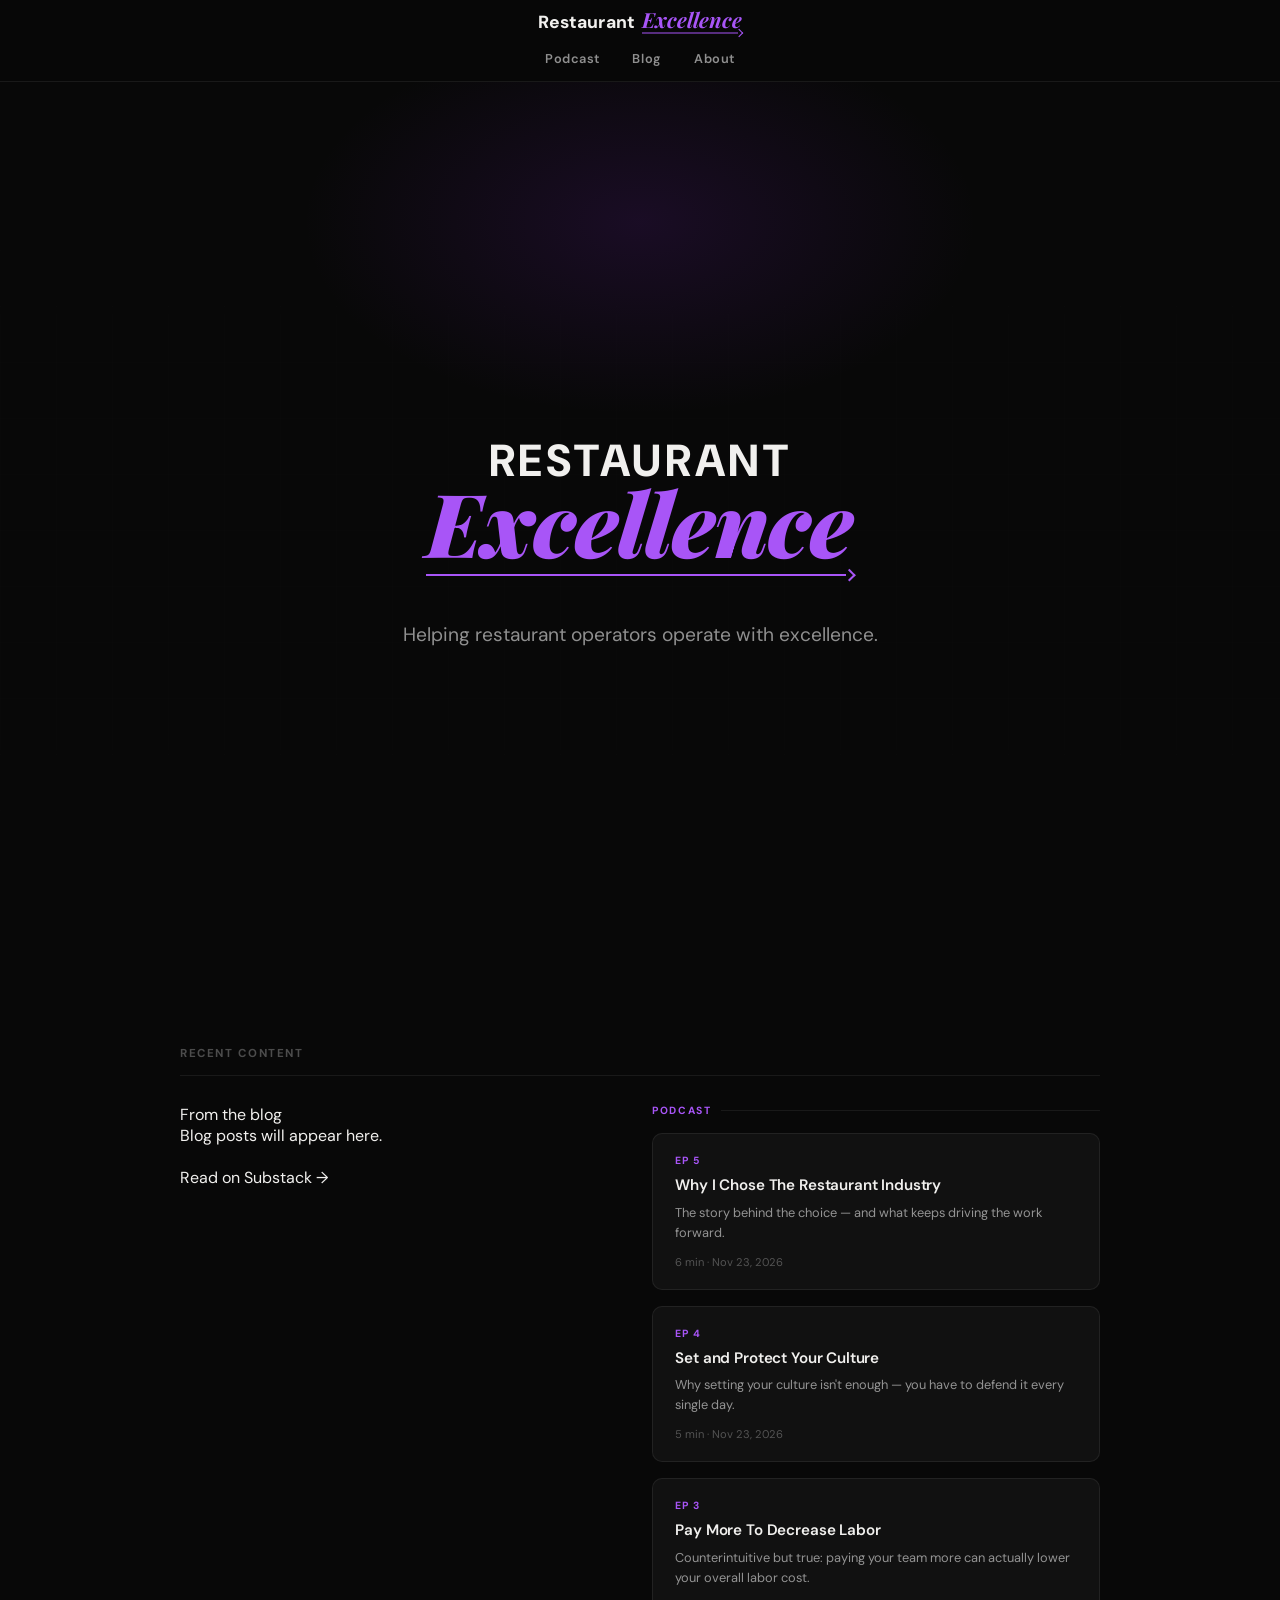
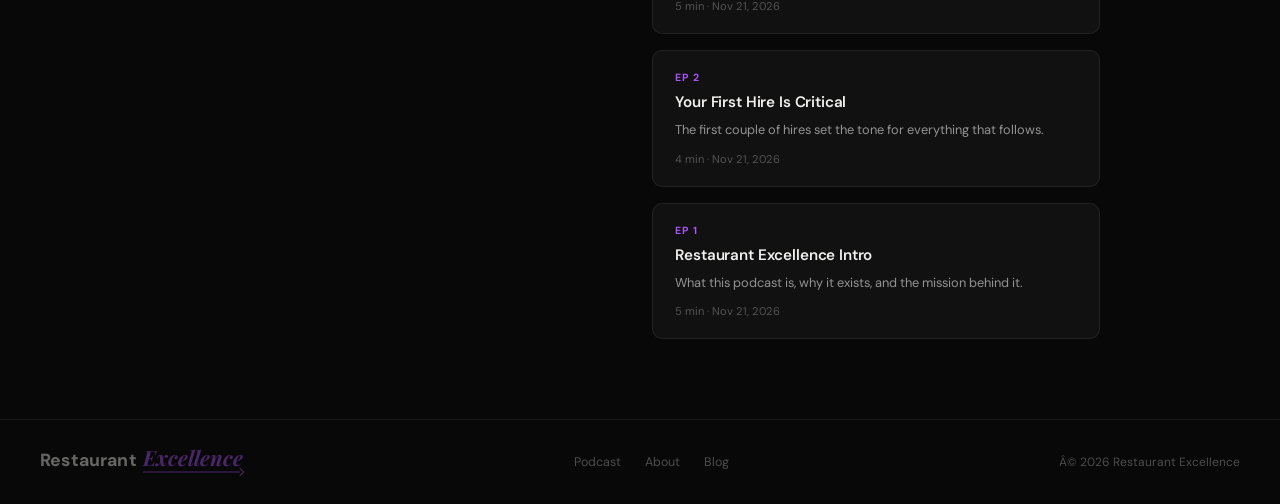
<file: index.html>
﻿<!DOCTYPE html>
<html lang="en">
<head>
  <meta charset="UTF-8" />
  <meta name="viewport" content="width=device-width, initial-scale=1.0" />
  <title>Restaurant Excellence</title>
  <meta name="description" content="Helping restaurant operators operate with excellence.">
  <link rel="icon" type="image/svg+xml" href="favicon.svg">
  <link rel="preconnect" href="https://fonts.googleapis.com">
  <link rel="preconnect" href="https://fonts.gstatic.com" crossorigin>
  <link href="https://fonts.googleapis.com/css2?family=Instrument+Serif:ital@0;1&family=Playfair+Display:ital,wght@1,700;1,900&family=DM+Sans:wght@400;500;600;800&display=swap" rel="stylesheet">
  <style>
    *, *::before, *::after { box-sizing: border-box; margin: 0; padding: 0; }
    :root {
      --purple:       #6B21A8;
      --purple-mid:   #7C3AED;
      --purple-light: #A855F7;
      --bg:           #080808;
      --bg-card:      #111111;
      --text:         #F1F0EE;
      --text-muted:   rgba(255,255,255,0.55);
      --text-dim:     rgba(255,255,255,0.28);
      --border:       rgba(255,255,255,0.07);
      --border-purple: rgba(168,85,247,0.25);
    }
    html { scroll-behavior: smooth; }
    body { font-family: 'DM Sans', system-ui, sans-serif; background: var(--bg); color: var(--text); min-height: 100vh; display: flex; flex-direction: column; -webkit-font-smoothing: antialiased; }
    a { text-decoration: none; color: inherit; }

    /* ── NAV ── */
    nav { display: flex; flex-direction: column; align-items: center; padding: 0.6rem 2.5rem 0.5rem; border-bottom: 1px solid var(--border); position: sticky; top: 0; background: rgba(8,8,8,0.92); backdrop-filter: blur(16px); z-index: 100; gap: 0.4rem; }
    .nav-logo { display: inline-flex; align-items: center; }
    .brand-text { display: inline-flex; align-items: baseline; gap: 0.4rem; }
    .brand-restaurant { font-family: 'DM Sans', system-ui, sans-serif; font-size: 1.1rem; font-weight: 800; letter-spacing: 0.01em; color: var(--text); }
    .brand-excellence-wrap { display: inline-flex; flex-direction: column; align-items: flex-start; }
    .brand-excellence { font-family: 'Playfair Display', Georgia, serif; font-size: 1.3rem; font-style: italic; font-weight: 700; line-height: 0.9; color: var(--purple-light); }
    .brand-arrow { position: relative; width: 100%; min-width: 80px; height: 9px; }
    .brand-arrow::before { content: ''; position: absolute; top: 50%; left: 0; right: 0.22rem; border-top: 1.5px solid var(--purple-light); transform: translateY(-50%); }
    .brand-arrow::after { content: ''; position: absolute; top: 50%; right: 0; width: 0.38rem; height: 0.38rem; border-top: 1.5px solid var(--purple-light); border-right: 1.5px solid var(--purple-light); transform: translateY(-50%) rotate(45deg); }
    .nav-links { display: flex; align-items: center; gap: 0.25rem; flex-wrap: wrap; justify-content: center; }
    .nav-link { font-size: 0.8rem; font-weight: 600; letter-spacing: 0.04em; color: var(--text-muted); padding: 0.4rem 0.9rem; border-radius: 4px; transition: color 0.2s, background 0.2s; }
    .nav-link:hover { color: var(--text); background: rgba(255,255,255,0.05); }
    .nav-link.active { color: var(--text); }
    .nav-audit { font-size: 0.78rem; font-weight: 600; letter-spacing: 0.06em; text-transform: uppercase; color: var(--purple-light); padding: 0.4rem 1rem; border: 1px solid var(--border-purple); border-radius: 4px; transition: background 0.2s, border-color 0.2s; margin-left: 0.25rem; }
    .nav-audit:hover { background: rgba(168,85,247,0.1); border-color: rgba(168,85,247,0.5); }

    /* â”€â”€ HERO WORDMARK â”€â”€ */
    .hero { min-height: 100vh; padding: 5rem 2rem 3.5rem; display: flex; flex-direction: column; align-items: center; justify-content: center; text-align: center; position: relative; overflow: hidden; }
    .hero::before { content: ''; position: absolute; top: -60px; left: 50%; transform: translateX(-50%); width: 700px; height: 400px; background: radial-gradient(ellipse, rgba(107,33,168,0.18) 0%, transparent 68%); pointer-events: none; }
    .hero-grid { position: absolute; inset: 0; background-image: linear-gradient(rgba(255,255,255,0.02) 1px, transparent 1px), linear-gradient(90deg, rgba(255,255,255,0.02) 1px, transparent 1px); background-size: 56px 56px; mask-image: linear-gradient(180deg, transparent 0%, rgba(0,0,0,0.35) 30%, rgba(0,0,0,0.35) 70%, transparent 100%); }
    .hero-inner { position: relative; z-index: 2; display: flex; flex-direction: column; align-items: center; }

    .wordmark { display: inline-flex; flex-direction: column; align-items: center; gap: 0; margin-bottom: 2.25rem; }
    .wordmark-top { font-family: 'DM Sans', system-ui, sans-serif; font-size: clamp(1.6rem, 4vw, 2.8rem); font-weight: 800; letter-spacing: 0.08em; text-transform: uppercase; color: var(--text); line-height: 1; }
    .wordmark-excellence-wrap { display: flex; flex-direction: column; align-items: flex-start; width: 100%; }
    .wordmark-excellence { font-family: 'Playfair Display', Georgia, serif; font-size: clamp(3rem, 7vw, 5.5rem); font-style: italic; font-weight: 900; line-height: 0.88; color: var(--purple-light); letter-spacing: -0.01em; }
    .wordmark-arrow { position: relative; width: 100%; height: 16px; margin-top: 6px; }
    .wordmark-arrow::before { content: ''; position: absolute; top: 50%; left: 0; right: 0.5rem; border-top: 2px solid var(--purple-light); transform: translateY(-50%); }
    .wordmark-arrow::after { content: ''; position: absolute; top: 50%; right: 0; width: 0.55rem; height: 0.55rem; border-top: 2px solid var(--purple-light); border-right: 2px solid var(--purple-light); transform: translateY(-50%) rotate(45deg); }

    .hero-tagline { font-size: clamp(1rem, 1.8vw, 1.2rem); color: var(--text-muted); line-height: 1.65; max-width: 480px; }

    /* â”€â”€ RECENT CONTENT â”€â”€ */
    .recent { flex: 1; padding: 4rem 2.5rem 5rem; max-width: 1000px; margin: 0 auto; width: 100%; }
    .recent-header { display: flex; align-items: baseline; justify-content: space-between; margin-bottom: 1.75rem; padding-bottom: 0.875rem; border-bottom: 1px solid var(--border); }
    .recent-header h2 { font-size: 0.72rem; font-weight: 700; letter-spacing: 0.14em; text-transform: uppercase; color: var(--text-dim); }
    .recent-cols { display: grid; grid-template-columns: 1fr 1fr; gap: 1.5rem; }
    @media (max-width: 680px) { .recent-cols { grid-template-columns: 1fr; } }

    .content-col-label { font-size: 0.65rem; font-weight: 700; letter-spacing: 0.16em; text-transform: uppercase; color: var(--purple-light); margin-bottom: 1rem; display: flex; align-items: center; gap: 0.6rem; }
    .content-col-label::after { content: ''; flex: 1; height: 1px; background: var(--border); }

    .content-card { background: var(--bg-card); border: 1px solid var(--border); border-radius: 10px; padding: 1.25rem 1.4rem; margin-bottom: 1rem; display: block; transition: border-color 0.2s, background 0.2s; }
    .content-card:last-child { margin-bottom: 0; }
    .content-card:hover { border-color: var(--border-purple); background: #161616; }
    .content-card-tag { font-size: 0.65rem; font-weight: 700; letter-spacing: 0.1em; text-transform: uppercase; color: var(--purple-light); margin-bottom: 0.5rem; }
    .content-card h3 { font-size: 0.95rem; font-weight: 600; color: var(--text); line-height: 1.4; margin-bottom: 0.4rem; letter-spacing: -0.01em; }
    .content-card p { font-size: 0.8rem; color: var(--text-muted); line-height: 1.55; }
    .content-card-meta { font-size: 0.7rem; color: var(--text-dim); margin-top: 0.75rem; }

    .placeholder-note { font-size: 0.72rem; color: var(--text-dim); font-style: italic; padding: 1.5rem; border: 1px dashed rgba(255,255,255,0.1); border-radius: 8px; text-align: center; line-height: 1.6; }

    /* â”€â”€ FOOTER â”€â”€ */
    footer { padding: 1.75rem 2.5rem; border-top: 1px solid var(--border); display: flex; align-items: center; justify-content: space-between; flex-wrap: wrap; gap: 0.75rem; }
    .foot-links { display: flex; gap: 1.5rem; }
    .foot-links a { font-size: 0.78rem; color: var(--text-dim); transition: color 0.2s; }
    .foot-links a:hover { color: var(--text-muted); }
    .foot-copy { font-size: 0.75rem; color: var(--text-dim); }
  </style>
</head>
<body>

  <nav>
    <a href="index.html" class="nav-logo">
      <div class="brand-text">
        <span class="brand-restaurant">Restaurant</span>
        <span class="brand-excellence-wrap">
          <span class="brand-excellence">Excellence</span>
          <span class="brand-arrow"></span>
        </span>
      </div>
    </a>
    <div class="nav-links">
      <a href="podcast.html" class="nav-link">Podcast</a>
      <a href="https://restaurantexcellence.substack.com" target="_blank" rel="noopener" class="nav-link">Blog</a>
      <a href="about.html" class="nav-link">About</a>
    </div>
  </nav>

  <section class="hero">
    <div class="hero-grid"></div>
    <div class="hero-inner">
      <div class="wordmark">
        <span class="wordmark-top">Restaurant</span>
        <div class="wordmark-excellence-wrap">
          <span class="wordmark-excellence">Excellence</span>
          <div class="wordmark-arrow"></div>
        </div>
      </div>
      <p class="hero-tagline">Helping restaurant operators operate with excellence.</p>
    </div>
  </section>

  <div class="recent">
    <div class="recent-header">
      <h2>Recent content</h2>
    </div>
    <div class="recent-cols">

      <div>
        <div class=”content-col-label”>From the blog</div>
        <div class=”placeholder-note”>
          Blog posts will appear here.<br><br>
          <a href=”https://restaurantexcellence.substack.com” target=”_blank” rel=”noopener” style=”color: var(--purple-light);”>Read on Substack →</a>
        </div>
      </div>

      <div>
        <div class="content-col-label">Podcast</div>
        <a href="https://rss.com/podcasts/restaurant-excellence-pod1/3344902" target="_blank" rel="noopener" class="content-card">
          <div class="content-card-tag">Ep 5</div>
          <h3>Why I Chose The Restaurant Industry</h3>
          <p>The story behind the choice — and what keeps driving the work forward.</p>
          <div class="content-card-meta">6 min · Nov 23, 2026</div>
        </a>
        <a href="https://rss.com/podcasts/restaurant-excellence-pod1/3344901" target="_blank" rel="noopener" class="content-card">
          <div class="content-card-tag">Ep 4</div>
          <h3>Set and Protect Your Culture</h3>
          <p>Why setting your culture isn't enough — you have to defend it every single day.</p>
          <div class="content-card-meta">5 min · Nov 23, 2026</div>
        </a>
        <a href="https://rss.com/podcasts/restaurant-excellence-pod1/3341014" target="_blank" rel="noopener" class="content-card">
          <div class="content-card-tag">Ep 3</div>
          <h3>Pay More To Decrease Labor</h3>
          <p>Counterintuitive but true: paying your team more can actually lower your overall labor cost.</p>
          <div class="content-card-meta">5 min · Nov 21, 2026</div>
        </a>
        <a href="https://rss.com/podcasts/restaurant-excellence-pod1/3341006" target="_blank" rel="noopener" class="content-card">
          <div class="content-card-tag">Ep 2</div>
          <h3>Your First Hire Is Critical</h3>
          <p>The first couple of hires set the tone for everything that follows.</p>
          <div class="content-card-meta">4 min · Nov 21, 2026</div>
        </a>
        <a href="https://rss.com/podcasts/restaurant-excellence-pod1/3341000" target="_blank" rel="noopener" class="content-card">
          <div class="content-card-tag">Ep 1</div>
          <h3>Restaurant Excellence Intro</h3>
          <p>What this podcast is, why it exists, and the mission behind it.</p>
          <div class="content-card-meta">5 min · Nov 21, 2026</div>
        </a>
      </div>

    </div>
  </div>

  <footer>
    <div class="brand-text" style="opacity:0.4;">
      <span class="brand-restaurant">Restaurant</span>
      <span class="brand-excellence-wrap">
        <span class="brand-excellence">Excellence</span>
        <span class="brand-arrow"></span>
      </span>
    </div>
    <div class="foot-links">
      <a href="podcast.html">Podcast</a>
      <a href="about.html">About</a>
      <a href="https://restaurantexcellence.substack.com" target="_blank" rel="noopener">Blog</a>
    </div>
    <span class="foot-copy">Â© 2026 Restaurant Excellence</span>
  </footer>

</body>
</html>
</file>
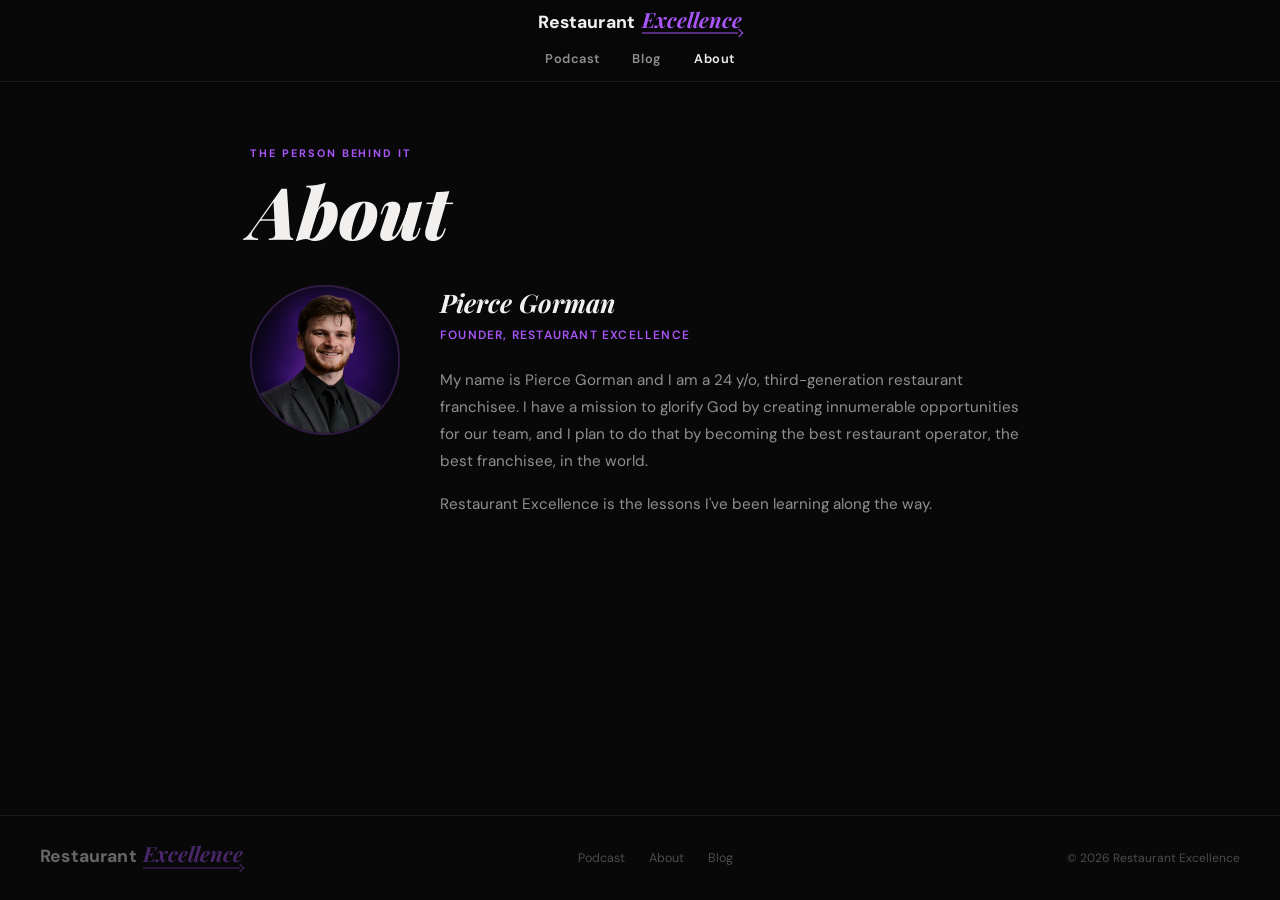
<file: about.html>
<!DOCTYPE html>
<html lang="en">
<head>
  <meta charset="UTF-8" />
  <meta name="viewport" content="width=device-width, initial-scale=1.0" />
  <title>About — Restaurant Excellence</title>
  <meta name="description" content="About Restaurant Excellence — built by operators, for operators.">
  <link rel="icon" type="image/svg+xml" href="favicon.svg">
  <link rel="preconnect" href="https://fonts.googleapis.com">
  <link rel="preconnect" href="https://fonts.gstatic.com" crossorigin>
  <link href="https://fonts.googleapis.com/css2?family=Instrument+Serif:ital@0;1&family=Playfair+Display:ital,wght@1,700;1,900&family=DM+Sans:wght@400;500;600;800&display=swap" rel="stylesheet">
  <style>
    *, *::before, *::after { box-sizing: border-box; margin: 0; padding: 0; }
    :root {
      --purple:       #6B21A8;
      --purple-mid:   #7C3AED;
      --purple-light: #A855F7;
      --bg:           #080808;
      --bg-card:      #111111;
      --text:         #F1F0EE;
      --text-muted:   rgba(255,255,255,0.55);
      --text-dim:     rgba(255,255,255,0.28);
      --border:       rgba(255,255,255,0.07);
      --border-purple: rgba(168,85,247,0.25);
    }
    html { scroll-behavior: smooth; }
    body { font-family: 'DM Sans', system-ui, sans-serif; background: var(--bg); color: var(--text); min-height: 100vh; display: flex; flex-direction: column; -webkit-font-smoothing: antialiased; }
    a { text-decoration: none; color: inherit; }

    /* ── NAV ── */
    nav { display: flex; flex-direction: column; align-items: center; padding: 0.6rem 2.5rem 0.5rem; border-bottom: 1px solid var(--border); position: sticky; top: 0; background: rgba(8,8,8,0.92); backdrop-filter: blur(16px); z-index: 100; gap: 0.4rem; }
    .nav-logo { display: inline-flex; align-items: center; }
    .brand-text { display: inline-flex; align-items: baseline; gap: 0.4rem; }
    .brand-restaurant { font-family: 'DM Sans', system-ui, sans-serif; font-size: 1.1rem; font-weight: 800; letter-spacing: 0.01em; color: var(--text); }
    .brand-excellence-wrap { display: inline-flex; flex-direction: column; align-items: flex-start; }
    .brand-excellence { font-family: 'Playfair Display', Georgia, serif; font-size: 1.3rem; font-style: italic; font-weight: 700; line-height: 0.9; color: var(--purple-light); }
    .brand-arrow { position: relative; width: 100%; min-width: 80px; height: 9px; }
    .brand-arrow::before { content: ''; position: absolute; top: 50%; left: 0; right: 0.22rem; border-top: 1.5px solid var(--purple-light); transform: translateY(-50%); }
    .brand-arrow::after { content: ''; position: absolute; top: 50%; right: 0; width: 0.38rem; height: 0.38rem; border-top: 1.5px solid var(--purple-light); border-right: 1.5px solid var(--purple-light); transform: translateY(-50%) rotate(45deg); }
    .nav-links { display: flex; align-items: center; gap: 0.25rem; flex-wrap: wrap; justify-content: center; }
    .nav-link { font-size: 0.8rem; font-weight: 600; letter-spacing: 0.04em; color: var(--text-muted); padding: 0.4rem 0.9rem; border-radius: 4px; transition: color 0.2s, background 0.2s; }
    .nav-link:hover { color: var(--text); background: rgba(255,255,255,0.05); }
    .nav-link.active { color: var(--text); }
    .nav-audit { font-size: 0.78rem; font-weight: 600; letter-spacing: 0.06em; text-transform: uppercase; color: var(--purple-light); padding: 0.4rem 1rem; border: 1px solid var(--border-purple); border-radius: 4px; transition: background 0.2s, border-color 0.2s; margin-left: 0.25rem; }
    .nav-audit:hover { background: rgba(168,85,247,0.1); border-color: rgba(168,85,247,0.5); }

    /* ── PAGE ── */
    .page { flex: 1; max-width: 860px; margin: 0 auto; padding: 4rem 2.5rem 5rem; width: 100%; }
    .page-eyebrow { font-size: 0.68rem; font-weight: 700; letter-spacing: 0.18em; text-transform: uppercase; color: var(--purple-light); margin-bottom: 1rem; }

    .page-title { font-family: 'Playfair Display', Georgia, serif; font-size: clamp(2.5rem, 6vw, 4.5rem); font-style: italic; font-weight: 900; color: var(--text); line-height: 0.95; margin-bottom: 2.5rem; }

    .about-layout { display: grid; grid-template-columns: 150px 1fr; gap: 2.5rem; align-items: start; }
    @media (max-width: 680px) { .about-layout { grid-template-columns: 1fr; gap: 1.5rem; } .about-photo { width: 120px; height: 120px; } }

    /* Photo */
    .about-photo { width: 150px; height: 150px; border-radius: 50%; object-fit: cover; object-position: center 8%; display: block; border: 2px solid var(--border-purple); }

    /* Bio */
    .bio-content h2 { font-family: 'Playfair Display', Georgia, serif; font-size: 1.6rem; font-style: italic; font-weight: 700; color: var(--text); margin-bottom: 0.5rem; }
    .bio-content .bio-title { font-size: 0.75rem; font-weight: 600; letter-spacing: 0.1em; text-transform: uppercase; color: var(--purple-light); margin-bottom: 1.5rem; }
    .bio-block { font-size: 0.95rem; color: var(--text-muted); line-height: 1.78; margin-bottom: 1rem; }
    .bio-placeholder { background: var(--bg-card); border: 1px dashed rgba(255,255,255,0.1); border-radius: 8px; padding: 1.25rem 1.5rem; margin-top: 0.5rem; }
    .bio-placeholder p { font-size: 0.82rem; color: var(--text-dim); font-style: italic; line-height: 1.65; }

    /* ── FOOTER ── */
    footer { padding: 1.75rem 2.5rem; border-top: 1px solid var(--border); display: flex; align-items: center; justify-content: space-between; flex-wrap: wrap; gap: 0.75rem; }
    .foot-links { display: flex; gap: 1.5rem; }
    .foot-links a { font-size: 0.78rem; color: var(--text-dim); transition: color 0.2s; }
    .foot-links a:hover { color: var(--text-muted); }
    .foot-copy { font-size: 0.75rem; color: var(--text-dim); }
  </style>
</head>
<body>

  <nav>
    <a href="index.html" class="nav-logo">
      <div class="brand-text">
        <span class="brand-restaurant">Restaurant</span>
        <span class="brand-excellence-wrap">
          <span class="brand-excellence">Excellence</span>
          <span class="brand-arrow"></span>
        </span>
      </div>
    </a>
    <div class="nav-links">
      <a href="podcast.html" class="nav-link">Podcast</a>
      <a href="https://restaurantexcellence.substack.com" target="_blank" rel="noopener" class="nav-link">Blog</a>
      <a href="about.html" class="nav-link active">About</a>
    </div>
  </nav>

  <div class="page">
    <div class="page-eyebrow">The person behind it</div>
    <h1 class="page-title">About</h1>

    <div class="about-layout">
      <img src="pierce.webp" alt="Pierce Gorman" class="about-photo">

      <div class="bio-content">
        <h2>Pierce Gorman</h2>
        <div class="bio-title">Founder, Restaurant Excellence</div>

        <div class="bio-block">My name is Pierce Gorman and I am a 24 y/o, third-generation restaurant franchisee. I have a mission to glorify God by creating innumerable opportunities for our team, and I plan to do that by becoming the best restaurant operator, the best franchisee, in the world.</div>
        <div class="bio-block">Restaurant Excellence is the lessons I've been learning along the way.</div>
      </div>
    </div>
  </div>

  <footer>
    <div class="brand-text" style="opacity:0.4;">
      <span class="brand-restaurant">Restaurant</span>
      <span class="brand-excellence-wrap">
        <span class="brand-excellence">Excellence</span>
        <span class="brand-arrow"></span>
      </span>
    </div>
    <div class="foot-links">
      <a href="podcast.html">Podcast</a>
      <a href="about.html">About</a>
      <a href="https://restaurantexcellence.substack.com" target="_blank" rel="noopener">Blog</a>
    </div>
    <span class="foot-copy">© 2026 Restaurant Excellence</span>
  </footer>

</body>
</html>
</file>
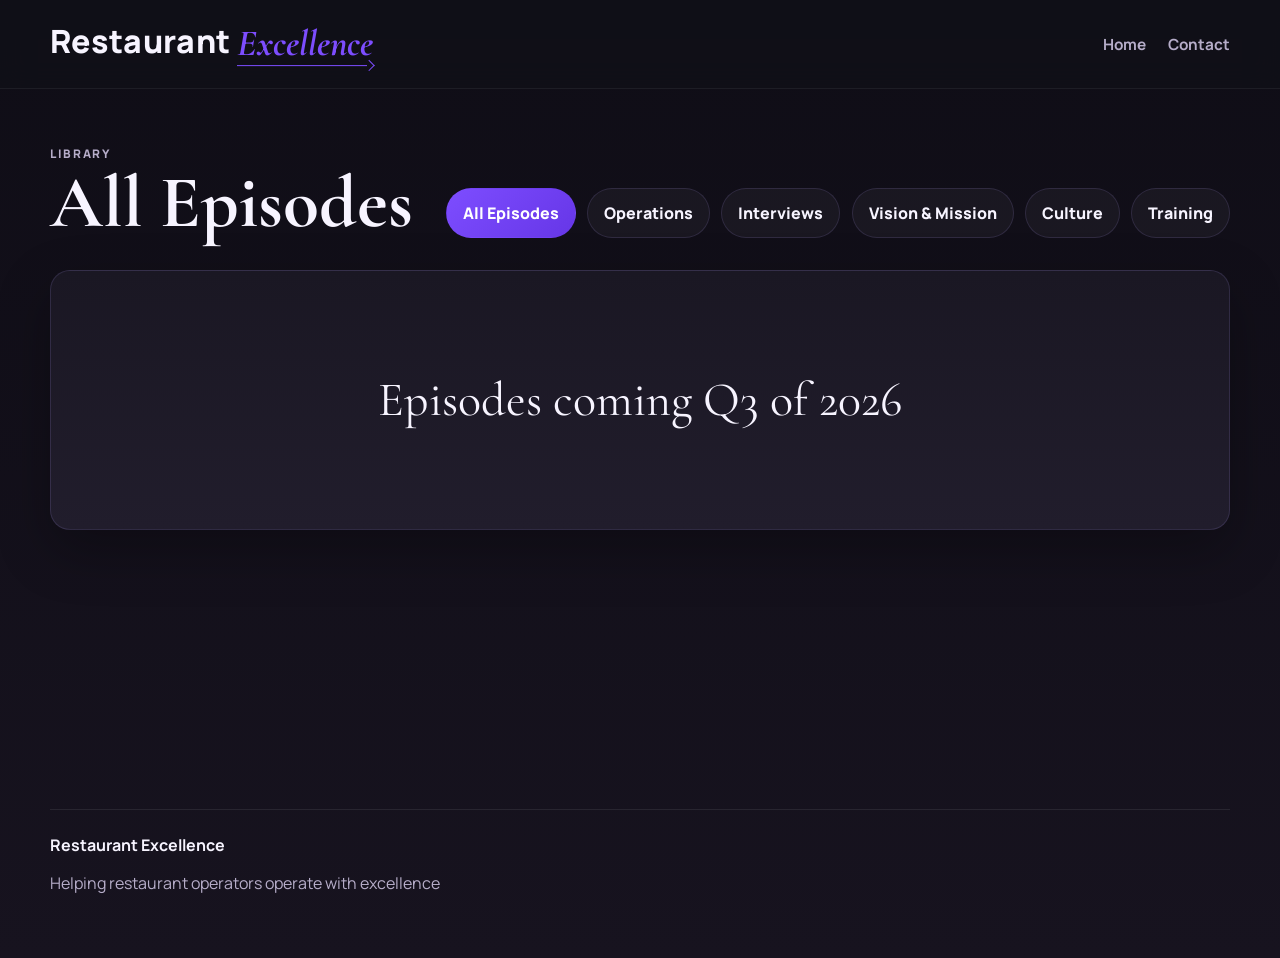
<file: all-episodes.html>
<!DOCTYPE html>
<html lang="en">
  <head>
    <meta charset="UTF-8" />
    <meta name="viewport" content="width=device-width, initial-scale=1.0" />
    <title>All Episodes | Restaurant Excellence</title>
    <meta
      name="description"
      content="Browse all Restaurant Excellence podcast episodes."
    />
    <link rel="preconnect" href="https://fonts.googleapis.com" />
    <link rel="preconnect" href="https://fonts.gstatic.com" crossorigin />
    <link
      href="https://fonts.googleapis.com/css2?family=Alex+Brush&family=Cormorant+Garamond:wght@600;700&family=Manrope:wght@400;500;600;700;800&display=swap"
      rel="stylesheet"
    />
    <link rel="icon" type="image/svg+xml" href="favicon.svg" />
    <link rel="stylesheet" href="styles.css" />
  </head>
  <body>
    <div class="site-shell">
      <header class="site-header">
        <div class="container nav">
          <a href="index.html" class="brand" aria-label="Restaurant Excellence home">
            <span class="brand-text">
              <span class="brand-restaurant">Restaurant</span>
              <span class="brand-excellence-wrap brand-excellence-inline">
                <span class="brand-excellence">Excellence</span>
                <span class="brand-arrow" aria-hidden="true"></span>
              </span>
            </span>
          </a>

          <nav class="nav-links" aria-label="Primary">
            <a href="index.html">Home</a>
            <a href="contact.html">Contact</a>
          </nav>
        </div>
      </header>

      <main>
        <section class="section episodes-page">
          <div class="container">
            <div class="section-heading section-heading-row">
              <div>
                <p class="eyebrow">Library</p>
                <h1 class="page-title">All Episodes</h1>
              </div>

              <div class="filter-bar" aria-label="Episode filters">
                <button class="filter-button active" data-filter="all">All Episodes</button>
                <button class="filter-button" data-filter="Operations">Operations</button>
                <button class="filter-button" data-filter="Interviews">Interviews</button>
                <button class="filter-button" data-filter="Vision &amp; Mission">
                  Vision &amp; Mission
                </button>
                <button class="filter-button" data-filter="Culture">Culture</button>
                <button class="filter-button" data-filter="Training">Training</button>
              </div>
            </div>

            <div class="coming-soon-panel coming-soon-panel-wide" aria-label="Episodes coming soon">
              <p>Episodes coming Q3 of 2026</p>
            </div>
          </div>
        </section>
      </main>

      <footer class="site-footer">
        <div class="container footer-row">
          <div>
            <strong>Restaurant Excellence</strong>
            <p>Helping restaurant operators operate with excellence</p>
          </div>
        </div>
      </footer>
    </div>

    <script src="script.js"></script>
  </body>
</html>
</file>
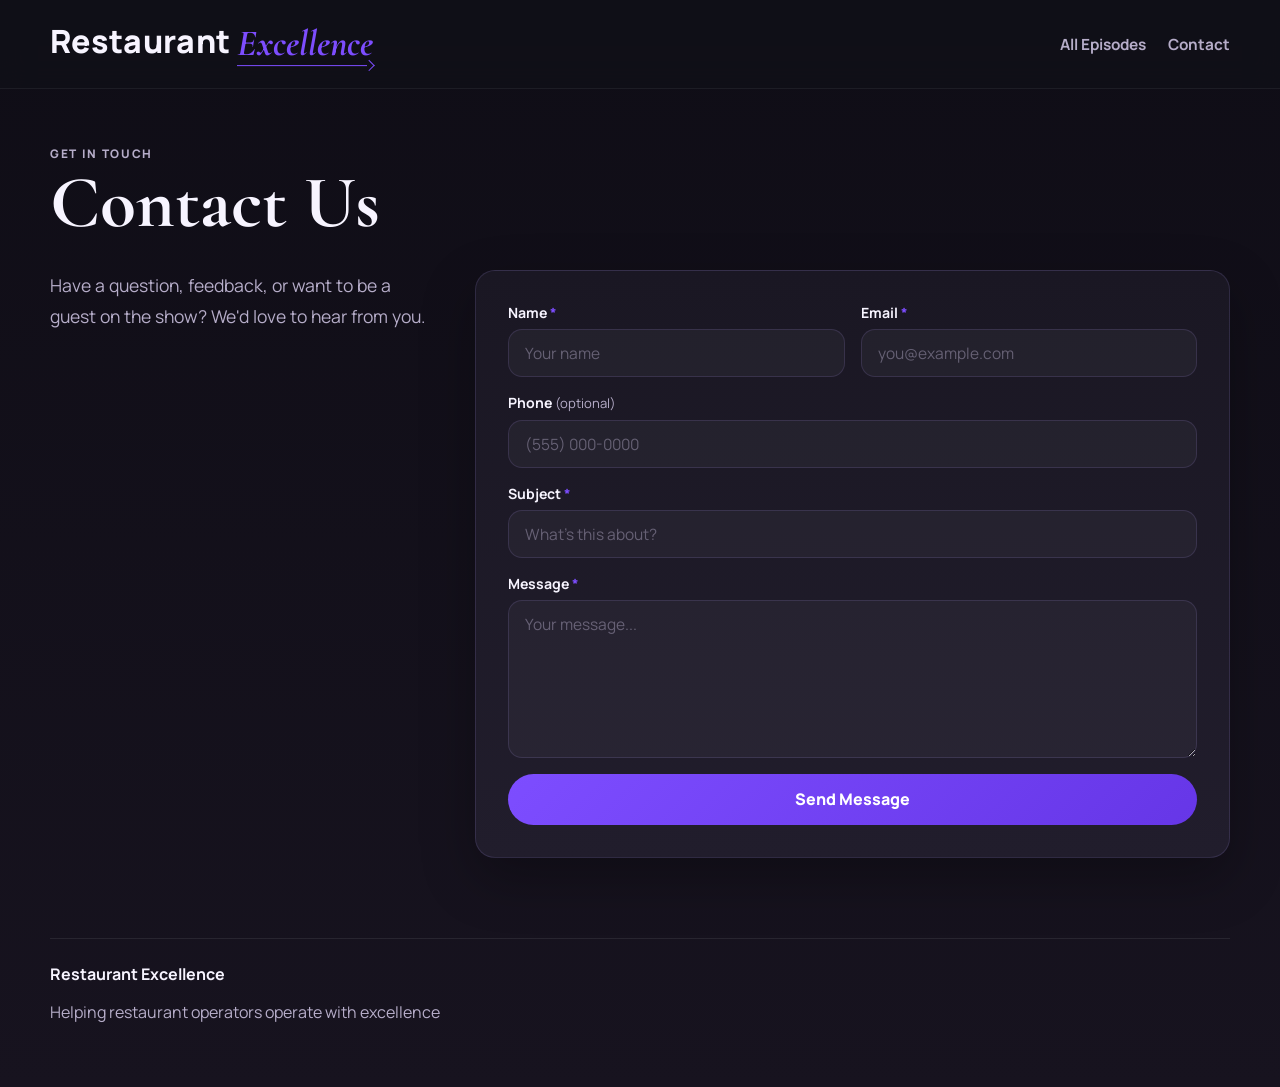
<file: contact.html>
<!DOCTYPE html>
<html lang="en">
  <head>
    <meta charset="UTF-8" />
    <meta name="viewport" content="width=device-width, initial-scale=1.0" />
    <title>Contact — Restaurant Excellence</title>
    <meta
      name="description"
      content="Get in touch with the Restaurant Excellence podcast team."
    />
    <link rel="preconnect" href="https://fonts.googleapis.com" />
    <link rel="preconnect" href="https://fonts.gstatic.com" crossorigin />
    <link
      href="https://fonts.googleapis.com/css2?family=Alex+Brush&family=Cormorant+Garamond:wght@600;700&family=Manrope:wght@400;500;600;700;800&display=swap"
      rel="stylesheet"
    />
    <link rel="icon" type="image/svg+xml" href="favicon.svg" />
    <link rel="stylesheet" href="styles.css" />
  </head>
  <body>
    <div class="site-shell">
      <header class="site-header">
        <div class="container nav">
          <a href="index.html" class="brand" aria-label="Restaurant Excellence home">
            <span class="brand-text">
              <span class="brand-restaurant">Restaurant</span>
              <span class="brand-excellence-wrap brand-excellence-inline">
                <span class="brand-excellence">Excellence</span>
                <span class="brand-arrow" aria-hidden="true"></span>
              </span>
            </span>
          </a>

          <nav class="nav-links" aria-label="Primary">
            <a href="all-episodes.html">All Episodes</a>
            <a href="contact.html" aria-current="page">Contact</a>
          </nav>
        </div>
      </header>

      <main>
        <section class="section episodes-page contact-page">
          <div class="container">
            <div class="section-heading">
              <p class="eyebrow">Get in Touch</p>
              <h1 class="page-title">Contact Us</h1>
            </div>

            <div class="contact-grid">
              <div class="contact-intro">
                <p class="contact-lead">Have a question, feedback, or want to be a guest on the show? We'd love to hear from you.</p>
              </div>

              <div class="contact-form-panel">
                <form id="contact-form" novalidate>
                  <div class="form-row">
                    <div class="form-group">
                      <label for="contact-name">Name <span class="required" aria-hidden="true">*</span></label>
                      <input
                        type="text"
                        id="contact-name"
                        name="name"
                        autocomplete="name"
                        placeholder="Your name"
                        required
                      />
                    </div>
                    <div class="form-group">
                      <label for="contact-email">Email <span class="required" aria-hidden="true">*</span></label>
                      <input
                        type="email"
                        id="contact-email"
                        name="email"
                        autocomplete="email"
                        placeholder="you@example.com"
                        required
                      />
                    </div>
                  </div>

                  <div class="form-group">
                    <label for="contact-phone">Phone <span class="optional">(optional)</span></label>
                    <input
                      type="tel"
                      id="contact-phone"
                      name="phone"
                      autocomplete="tel"
                      placeholder="(555) 000-0000"
                    />
                  </div>

                  <div class="form-group">
                    <label for="contact-subject">Subject <span class="required" aria-hidden="true">*</span></label>
                    <input
                      type="text"
                      id="contact-subject"
                      name="subject"
                      placeholder="What's this about?"
                      required
                    />
                  </div>

                  <div class="form-group">
                    <label for="contact-message">Message <span class="required" aria-hidden="true">*</span></label>
                    <textarea
                      id="contact-message"
                      name="message"
                      rows="6"
                      placeholder="Your message..."
                      required
                    ></textarea>
                  </div>

                  <div id="form-error" class="form-feedback form-error" aria-live="polite" hidden></div>

                  <button type="submit" class="submit-btn" id="submit-btn">
                    <span class="submit-label">Send Message</span>
                    <span class="submit-spinner" aria-hidden="true" hidden></span>
                  </button>
                </form>

                <div id="form-success" class="form-success" hidden aria-live="polite">
                  <div class="success-icon" aria-hidden="true">✓</div>
                  <h2 class="success-title">Message sent!</h2>
                  <p class="success-body">Thanks for reaching out. We'll get back to you soon.</p>
                </div>
              </div>
            </div>
          </div>
        </section>
      </main>

      <footer class="site-footer">
        <div class="container footer-row">
          <div>
            <strong>Restaurant Excellence</strong>
            <p>Helping restaurant operators operate with excellence</p>
          </div>
        </div>
      </footer>
    </div>

    <script>
      const form = document.getElementById('contact-form');
      const successPanel = document.getElementById('form-success');
      const errorPanel = document.getElementById('form-error');
      const submitBtn = document.getElementById('submit-btn');
      const submitLabel = submitBtn.querySelector('.submit-label');
      const submitSpinner = submitBtn.querySelector('.submit-spinner');

      form.addEventListener('submit', async function (e) {
        e.preventDefault();
        errorPanel.hidden = true;

        // Basic client-side validation
        const name = form.name.value.trim();
        const email = form.email.value.trim();
        const subject = form.subject.value.trim();
        const message = form.message.value.trim();

        if (!name || !email || !subject || !message) {
          errorPanel.textContent = 'Please fill in all required fields.';
          errorPanel.hidden = false;
          return;
        }

        // Show loading state
        submitBtn.disabled = true;
        submitLabel.hidden = true;
        submitSpinner.hidden = false;

        try {
          const response = await fetch('https://formspree.io/f/xdajaevv', {
            method: 'POST',
            headers: {
              'Content-Type': 'application/json',
              'Accept': 'application/json'
            },
            body: JSON.stringify({ name, email, phone: form.phone.value.trim(), subject, message })
          });

          if (response.ok) {
            form.hidden = true;
            successPanel.hidden = false;
          } else {
            const data = await response.json();
            const msg = data.errors ? data.errors.map(err => err.message).join(', ') : 'Something went wrong. Please try again.';
            throw new Error(msg);
          }
        } catch (err) {
          errorPanel.textContent = err.message || 'Something went wrong. Please try again.';
          errorPanel.hidden = false;
          submitBtn.disabled = false;
          submitLabel.hidden = false;
          submitSpinner.hidden = true;
        }
      });
    </script>
  </body>
</html>
</file>
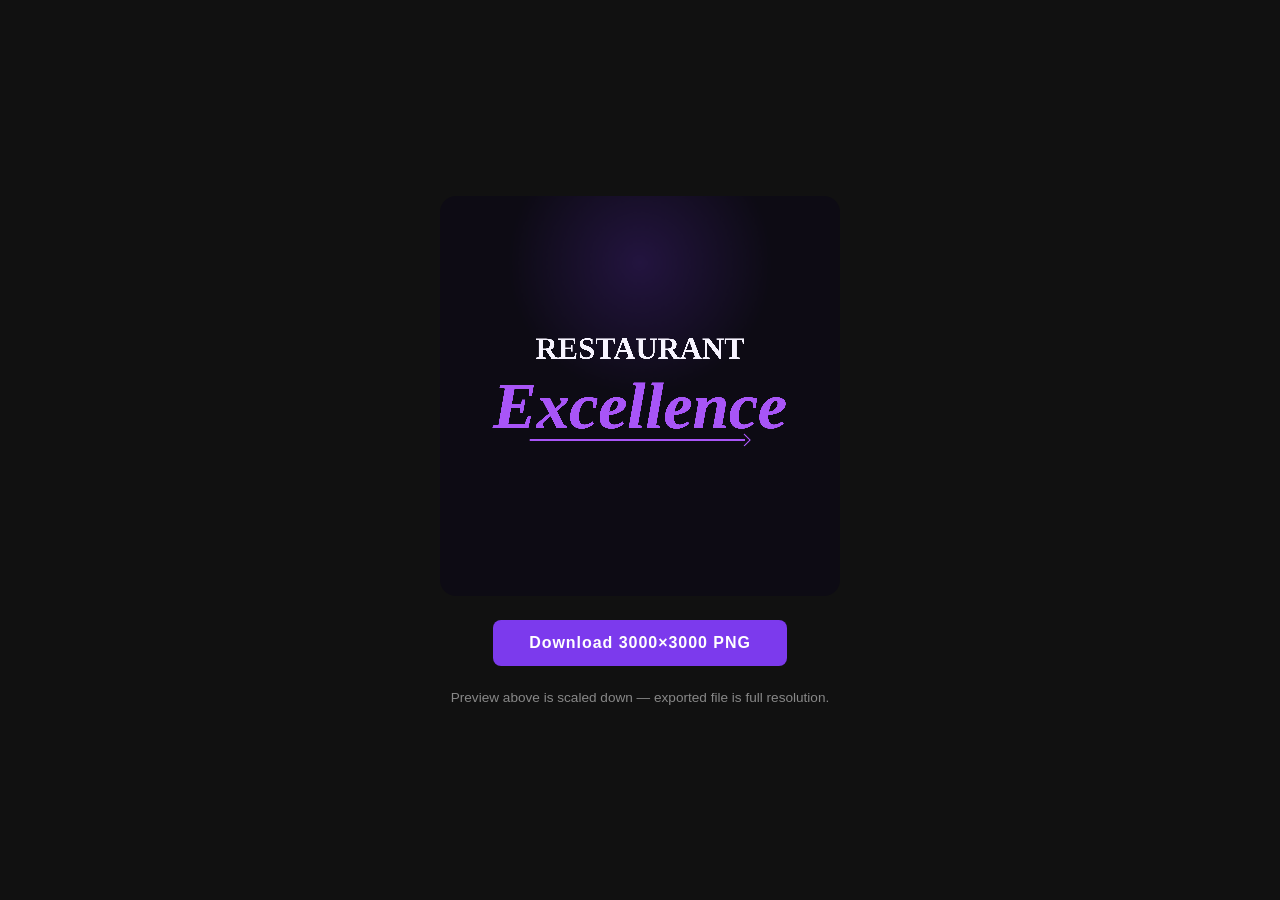
<file: logo-export.html>
<!DOCTYPE html>
<html lang="en">
<head>
  <meta charset="UTF-8" />
  <title>Logo Export</title>
  <link href="https://fonts.googleapis.com/css2?family=Cormorant+Garamond:ital,wght@1,700&display=swap" rel="stylesheet">
  <style>
    body { margin: 0; background: #111; display: flex; flex-direction: column; align-items: center; justify-content: center; min-height: 100vh; gap: 24px; font-family: sans-serif; }
    canvas { border-radius: 16px; width: 400px; height: 400px; }
    button { padding: 14px 36px; background: #7C3AED; color: #fff; border: none; border-radius: 8px; font-size: 1rem; font-weight: 700; cursor: pointer; letter-spacing: 0.06em; }
    button:hover { background: #6B21A8; }
    p { color: #888; font-size: 0.85rem; margin: 0; }
  </style>
</head>
<body>
  <canvas id="c" width="3000" height="3000"></canvas>
  <button onclick="download()">Download 3000×3000 PNG</button>
  <p>Preview above is scaled down — exported file is full resolution.</p>

  <script>
    const SIZE = 3000;
    const c = document.getElementById('c');
    const ctx = c.getContext('2d');

    function draw() {
      // Solid background — full canvas, no transparency
      ctx.fillStyle = '#0d0b14';
      ctx.fillRect(0, 0, SIZE, SIZE);

      // Purple glow
      const glow = ctx.createRadialGradient(SIZE/2, 500, 0, SIZE/2, 500, 1000);
      glow.addColorStop(0, 'rgba(124,58,237,0.20)');
      glow.addColorStop(1, 'rgba(124,58,237,0)');
      ctx.fillStyle = glow;
      ctx.fillRect(0, 0, SIZE, SIZE);

      const cx = SIZE / 2;

      // RESTAURANT
      ctx.font = '700 230px "Times New Roman", Times, serif';
      ctx.fillStyle = '#f7f4ff';
      ctx.textAlign = 'center';
      ctx.textBaseline = 'alphabetic';
      ctx.fillText('RESTAURANT', cx, 1220);

      // Excellence — fill then stroke for crispness
      ctx.font = 'italic 700 490px "Cormorant Garamond", Georgia, serif';
      ctx.fillStyle = '#a855f7';
      ctx.fillText('Excellence', cx, 1740);
      ctx.strokeStyle = '#a855f7';
      ctx.lineWidth = 3;
      ctx.lineJoin = 'round';
      ctx.strokeText('Excellence', cx, 1740);

      // Arrow
      const arrowY = 1830;
      const arrowW = 1650;
      const arrowLeft = cx - arrowW / 2;
      const arrowRight = cx + arrowW / 2;
      const headSize = 44;

      ctx.strokeStyle = '#a855f7';
      ctx.lineWidth = 10;
      ctx.lineCap = 'round';

      ctx.beginPath();
      ctx.moveTo(arrowLeft, arrowY);
      ctx.lineTo(arrowRight - headSize * 0.9, arrowY);
      ctx.stroke();

      ctx.beginPath();
      ctx.moveTo(arrowRight - headSize, arrowY - headSize);
      ctx.lineTo(arrowRight, arrowY);
      ctx.lineTo(arrowRight - headSize, arrowY + headSize);
      ctx.stroke();
    }

    function download() {
      const link = document.createElement('a');
      link.download = 'restaurant-excellence-logo.jpg';
      link.href = c.toDataURL('image/jpeg', 1.0);
      link.click();
    }

    document.fonts.ready.then(() => {
      // Small delay to ensure Cormorant is fully available to canvas
      setTimeout(draw, 200);
    });
  </script>
</body>
</html>
</file>
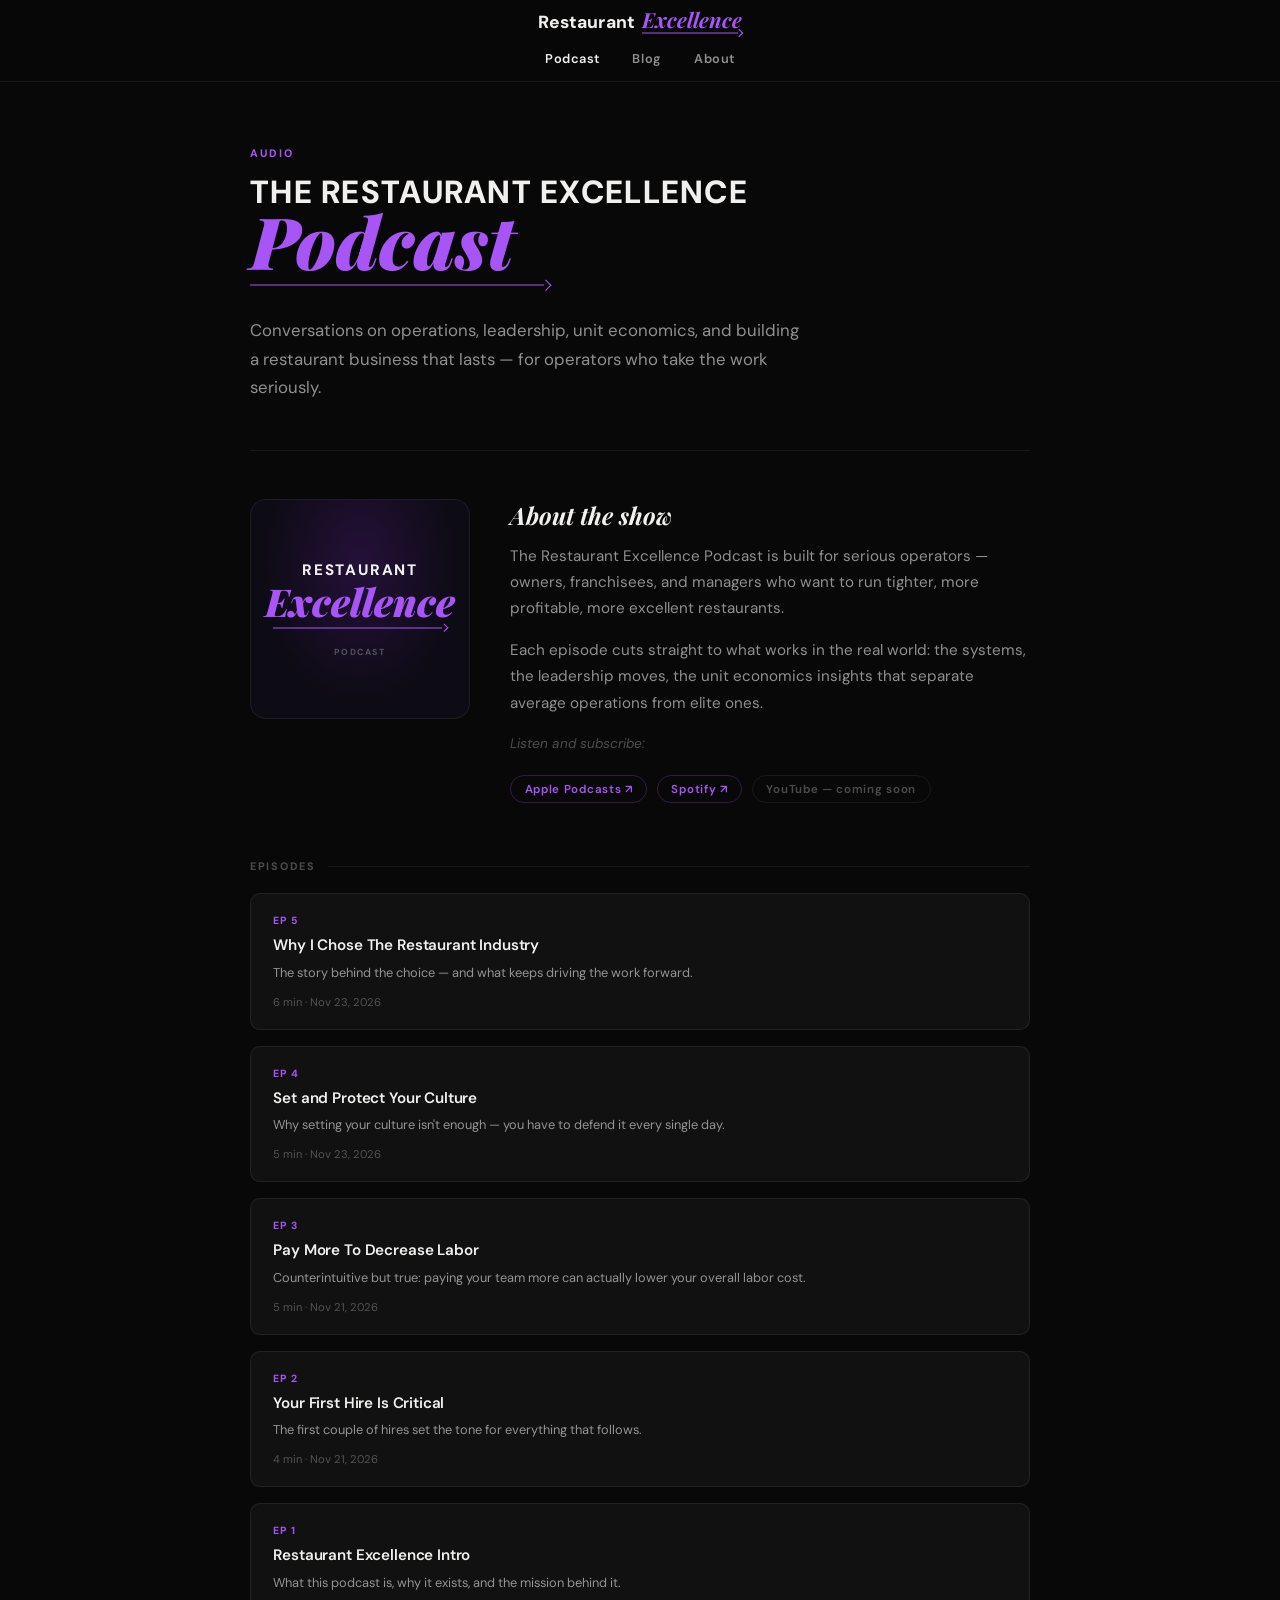
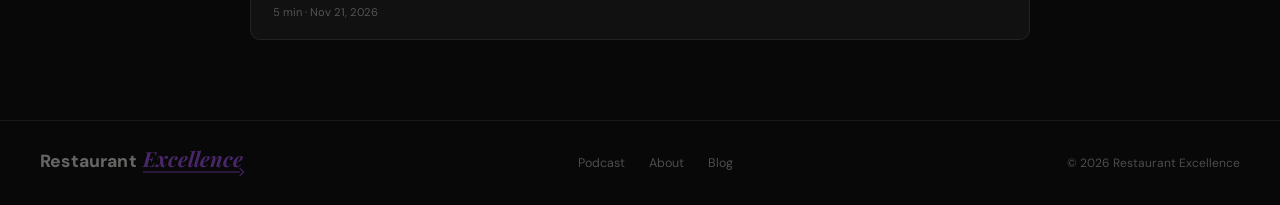
<file: podcast.html>
<!DOCTYPE html>
<html lang="en">
<head>
  <meta charset="UTF-8" />
  <meta name="viewport" content="width=device-width, initial-scale=1.0" />
  <title>Podcast — Restaurant Excellence</title>
  <meta name="description" content="The Restaurant Excellence Podcast — conversations on operations, leadership, and building a restaurant business that lasts.">
  <link rel="icon" type="image/svg+xml" href="favicon.svg">
  <link rel="preconnect" href="https://fonts.googleapis.com">
  <link rel="preconnect" href="https://fonts.gstatic.com" crossorigin>
  <link href="https://fonts.googleapis.com/css2?family=Instrument+Serif:ital@0;1&family=Playfair+Display:ital,wght@1,700;1,900&family=DM+Sans:wght@400;500;600;800&display=swap" rel="stylesheet">
  <style>
    *, *::before, *::after { box-sizing: border-box; margin: 0; padding: 0; }
    :root {
      --purple:       #6B21A8;
      --purple-mid:   #7C3AED;
      --purple-light: #A855F7;
      --bg:           #080808;
      --bg-card:      #111111;
      --text:         #F1F0EE;
      --text-muted:   rgba(255,255,255,0.55);
      --text-dim:     rgba(255,255,255,0.28);
      --border:       rgba(255,255,255,0.07);
      --border-purple: rgba(168,85,247,0.25);
    }
    html { scroll-behavior: smooth; }
    body { font-family: 'DM Sans', system-ui, sans-serif; background: var(--bg); color: var(--text); min-height: 100vh; display: flex; flex-direction: column; -webkit-font-smoothing: antialiased; }
    a { text-decoration: none; color: inherit; }

    /* ── NAV ── */
    nav { display: flex; flex-direction: column; align-items: center; padding: 0.6rem 2.5rem 0.5rem; border-bottom: 1px solid var(--border); position: sticky; top: 0; background: rgba(8,8,8,0.92); backdrop-filter: blur(16px); z-index: 100; gap: 0.4rem; }
    .nav-logo { display: inline-flex; align-items: center; }
    .brand-text { display: inline-flex; align-items: baseline; gap: 0.4rem; }
    .brand-restaurant { font-family: 'DM Sans', system-ui, sans-serif; font-size: 1.1rem; font-weight: 800; letter-spacing: 0.01em; color: var(--text); }
    .brand-excellence-wrap { display: inline-flex; flex-direction: column; align-items: flex-start; }
    .brand-excellence { font-family: 'Playfair Display', Georgia, serif; font-size: 1.3rem; font-style: italic; font-weight: 700; line-height: 0.9; color: var(--purple-light); }
    .brand-arrow { position: relative; width: 100%; min-width: 80px; height: 9px; }
    .brand-arrow::before { content: ''; position: absolute; top: 50%; left: 0; right: 0.22rem; border-top: 1.5px solid var(--purple-light); transform: translateY(-50%); }
    .brand-arrow::after { content: ''; position: absolute; top: 50%; right: 0; width: 0.38rem; height: 0.38rem; border-top: 1.5px solid var(--purple-light); border-right: 1.5px solid var(--purple-light); transform: translateY(-50%) rotate(45deg); }
    .nav-links { display: flex; align-items: center; gap: 0.25rem; flex-wrap: wrap; justify-content: center; }
    .nav-link { font-size: 0.8rem; font-weight: 600; letter-spacing: 0.04em; color: var(--text-muted); padding: 0.4rem 0.9rem; border-radius: 4px; transition: color 0.2s, background 0.2s; }
    .nav-link:hover { color: var(--text); background: rgba(255,255,255,0.05); }
    .nav-link.active { color: var(--text); }
    .nav-audit { font-size: 0.78rem; font-weight: 600; letter-spacing: 0.06em; text-transform: uppercase; color: var(--purple-light); padding: 0.4rem 1rem; border: 1px solid var(--border-purple); border-radius: 4px; transition: background 0.2s, border-color 0.2s; margin-left: 0.25rem; }
    .nav-audit:hover { background: rgba(168,85,247,0.1); border-color: rgba(168,85,247,0.5); }

    /* ── PAGE ── */
    .page { flex: 1; max-width: 860px; margin: 0 auto; padding: 4rem 2.5rem 5rem; width: 100%; }

    .page-eyebrow { font-size: 0.68rem; font-weight: 700; letter-spacing: 0.18em; text-transform: uppercase; color: var(--purple-light); margin-bottom: 1rem; }

    .page-title { display: flex; flex-direction: column; align-items: flex-start; margin-bottom: 1.5rem; }
    .page-title .pt-top { font-family: 'DM Sans', system-ui, sans-serif; font-size: clamp(1.4rem, 3vw, 2rem); font-weight: 800; letter-spacing: 0.04em; text-transform: uppercase; color: var(--text); line-height: 1; }
    .page-title .pt-word { font-family: 'Playfair Display', Georgia, serif; font-size: clamp(2.8rem, 6vw, 4.5rem); font-style: italic; font-weight: 900; color: var(--purple-light); line-height: 0.9; }
    .page-title .pt-arrow { position: relative; height: 14px; margin-top: 5px; }
    .page-title .pt-arrow::before { content: ''; position: absolute; top: 50%; left: 0; right: 0.4rem; border-top: 1.75px solid var(--purple-light); transform: translateY(-50%); }
    .page-title .pt-arrow::after { content: ''; position: absolute; top: 50%; right: 0; width: 0.48rem; height: 0.48rem; border-top: 1.75px solid var(--purple-light); border-right: 1.75px solid var(--purple-light); transform: translateY(-50%) rotate(45deg); }

    .page-lead { font-size: 1.05rem; color: var(--text-muted); line-height: 1.7; max-width: 560px; margin-bottom: 3rem; }

    .divider { height: 1px; background: var(--border); margin-bottom: 3rem; }

    /* Podcast cover + about */
    .pod-layout { display: grid; grid-template-columns: 220px 1fr; gap: 2.5rem; align-items: start; margin-bottom: 3.5rem; }
    @media (max-width: 600px) { .pod-layout { grid-template-columns: 1fr; } }

    .pod-cover { aspect-ratio: 1; background: #0d0b14; border-radius: 16px; border: 1px solid var(--border); display: flex; flex-direction: column; align-items: center; justify-content: center; gap: 0.25rem; overflow: hidden; position: relative; }
    .pod-cover::before { content: ''; position: absolute; inset: 0; background: radial-gradient(ellipse at 50% 30%, rgba(107,33,168,0.25) 0%, transparent 65%); }
    .pod-cover-restaurant { font-family: 'DM Sans', system-ui, sans-serif; font-size: 0.95rem; font-weight: 800; letter-spacing: 0.12em; text-transform: uppercase; color: var(--text); position: relative; z-index: 1; }
    .pod-cover-excellence { font-family: 'Playfair Display', Georgia, serif; font-size: 2.4rem; font-style: italic; font-weight: 900; color: var(--purple-light); line-height: 0.9; position: relative; z-index: 1; }
    .pod-cover-arrow { position: relative; width: 80%; height: 12px; z-index: 1; }
    .pod-cover-arrow::before { content: ''; position: absolute; top: 50%; left: 0; right: 0.35rem; border-top: 1.5px solid var(--purple-light); transform: translateY(-50%); }
    .pod-cover-arrow::after { content: ''; position: absolute; top: 50%; right: 0; width: 0.4rem; height: 0.4rem; border-top: 1.5px solid var(--purple-light); border-right: 1.5px solid var(--purple-light); transform: translateY(-50%) rotate(45deg); }
    .pod-cover-label { font-size: 0.55rem; font-weight: 700; letter-spacing: 0.18em; text-transform: uppercase; color: var(--text-dim); position: relative; z-index: 1; margin-top: 0.5rem; }

    .pod-about h2 { font-family: 'Playfair Display', Georgia, serif; font-size: 1.5rem; font-style: italic; font-weight: 700; color: var(--text); margin-bottom: 0.75rem; }
    .pod-about p { font-size: 0.95rem; color: var(--text-muted); line-height: 1.72; margin-bottom: 1rem; }

    .platform-row { display: flex; flex-wrap: wrap; gap: 0.6rem; margin-top: 1.25rem; }
    .platform-pill { font-size: 0.72rem; font-weight: 600; letter-spacing: 0.06em; color: var(--text-dim); padding: 0.35rem 0.85rem; border: 1px solid var(--border); border-radius: 99px; }
    a.platform-pill { color: var(--purple-light); border-color: var(--border-purple); transition: background 0.2s, border-color 0.2s; }
    a.platform-pill:hover { background: rgba(168,85,247,0.1); border-color: rgba(168,85,247,0.5); }

    /* Episodes */
    .episodes-label { font-size: 0.68rem; font-weight: 700; letter-spacing: 0.16em; text-transform: uppercase; color: var(--text-dim); margin-bottom: 1.25rem; display: flex; align-items: center; gap: 0.75rem; }
    .episodes-label::after { content: ''; flex: 1; height: 1px; background: var(--border); }

    .content-card { background: var(--bg-card); border: 1px solid var(--border); border-radius: 10px; padding: 1.25rem 1.4rem; margin-bottom: 1rem; display: block; transition: border-color 0.2s, background 0.2s; }
    .content-card:last-child { margin-bottom: 0; }
    .content-card:hover { border-color: var(--border-purple); background: #161616; }
    .content-card-tag { font-size: 0.65rem; font-weight: 700; letter-spacing: 0.1em; text-transform: uppercase; color: var(--purple-light); margin-bottom: 0.5rem; }
    .content-card h3 { font-size: 0.95rem; font-weight: 600; color: var(--text); line-height: 1.4; margin-bottom: 0.4rem; letter-spacing: -0.01em; }
    .content-card p { font-size: 0.8rem; color: var(--text-muted); line-height: 1.55; }
    .content-card-meta { font-size: 0.7rem; color: var(--text-dim); margin-top: 0.75rem; }

    /* ── FOOTER ── */
    footer { padding: 1.75rem 2.5rem; border-top: 1px solid var(--border); display: flex; align-items: center; justify-content: space-between; flex-wrap: wrap; gap: 0.75rem; }
    .foot-links { display: flex; gap: 1.5rem; }
    .foot-links a { font-size: 0.78rem; color: var(--text-dim); transition: color 0.2s; }
    .foot-links a:hover { color: var(--text-muted); }
    .foot-copy { font-size: 0.75rem; color: var(--text-dim); }
  </style>
</head>
<body>

  <nav>
    <a href="index.html" class="nav-logo">
      <div class="brand-text">
        <span class="brand-restaurant">Restaurant</span>
        <span class="brand-excellence-wrap">
          <span class="brand-excellence">Excellence</span>
          <span class="brand-arrow"></span>
        </span>
      </div>
    </a>
    <div class="nav-links">
      <a href="podcast.html" class="nav-link active">Podcast</a>
      <a href="https://restaurantexcellence.substack.com" target="_blank" rel="noopener" class="nav-link">Blog</a>
      <a href="about.html" class="nav-link">About</a>
    </div>
  </nav>

  <div class="page">
    <div class="page-eyebrow">Audio</div>
    <div class="page-title">
      <span class="pt-top">The Restaurant Excellence</span>
      <span class="pt-word">Podcast</span>
      <div class="pt-arrow" style="width: clamp(180px, 30vw, 300px);"></div>
    </div>
    <p class="page-lead">Conversations on operations, leadership, unit economics, and building a restaurant business that lasts — for operators who take the work seriously.</p>

    <div class="divider"></div>

    <div class="pod-layout">
      <div class="pod-cover">
        <span class="pod-cover-restaurant">Restaurant</span>
        <span class="pod-cover-excellence">Excellence</span>
        <div class="pod-cover-arrow"></div>
        <span class="pod-cover-label">Podcast</span>
      </div>
      <div class="pod-about">
        <h2>About the show</h2>
        <p>The Restaurant Excellence Podcast is built for serious operators — owners, franchisees, and managers who want to run tighter, more profitable, more excellent restaurants.</p>
        <p>Each episode cuts straight to what works in the real world: the systems, the leadership moves, the unit economics insights that separate average operations from elite ones.</p>
        <p style="color: var(--text-dim); font-size: 0.85rem; font-style: italic;">Listen and subscribe:</p>
        <div class="platform-row">
          <a href="https://podcasts.apple.com/podcast/id6837742365" target="_blank" rel="noopener" class="platform-pill">Apple Podcasts ↗</a>
          <a href="https://open.spotify.com/show/5iheZRkkp84TeYnAE0feHT" target="_blank" rel="noopener" class="platform-pill">Spotify ↗</a>
          <span class="platform-pill">YouTube — coming soon</span>
        </div>
      </div>
    </div>

    <div class="episodes-label">Episodes</div>
    <a href="https://rss.com/podcasts/restaurant-excellence-pod1/3344902" target="_blank" rel="noopener" class="content-card">
      <div class="content-card-tag">Ep 5</div>
      <h3>Why I Chose The Restaurant Industry</h3>
      <p>The story behind the choice — and what keeps driving the work forward.</p>
      <div class="content-card-meta">6 min · Nov 23, 2026</div>
    </a>
    <a href="https://rss.com/podcasts/restaurant-excellence-pod1/3344901" target="_blank" rel="noopener" class="content-card">
      <div class="content-card-tag">Ep 4</div>
      <h3>Set and Protect Your Culture</h3>
      <p>Why setting your culture isn't enough — you have to defend it every single day.</p>
      <div class="content-card-meta">5 min · Nov 23, 2026</div>
    </a>
    <a href="https://rss.com/podcasts/restaurant-excellence-pod1/3341014" target="_blank" rel="noopener" class="content-card">
      <div class="content-card-tag">Ep 3</div>
      <h3>Pay More To Decrease Labor</h3>
      <p>Counterintuitive but true: paying your team more can actually lower your overall labor cost.</p>
      <div class="content-card-meta">5 min · Nov 21, 2026</div>
    </a>
    <a href="https://rss.com/podcasts/restaurant-excellence-pod1/3341006" target="_blank" rel="noopener" class="content-card">
      <div class="content-card-tag">Ep 2</div>
      <h3>Your First Hire Is Critical</h3>
      <p>The first couple of hires set the tone for everything that follows.</p>
      <div class="content-card-meta">4 min · Nov 21, 2026</div>
    </a>
    <a href="https://rss.com/podcasts/restaurant-excellence-pod1/3341000" target="_blank" rel="noopener" class="content-card">
      <div class="content-card-tag">Ep 1</div>
      <h3>Restaurant Excellence Intro</h3>
      <p>What this podcast is, why it exists, and the mission behind it.</p>
      <div class="content-card-meta">5 min · Nov 21, 2026</div>
    </a>
  </div>

  <footer>
    <div class="brand-text" style="opacity:0.4;">
      <span class="brand-restaurant">Restaurant</span>
      <span class="brand-excellence-wrap">
        <span class="brand-excellence">Excellence</span>
        <span class="brand-arrow"></span>
      </span>
    </div>
    <div class="foot-links">
      <a href="podcast.html">Podcast</a>
      <a href="about.html">About</a>
      <a href="https://restaurantexcellence.substack.com" target="_blank" rel="noopener">Blog</a>
    </div>
    <span class="foot-copy">© 2026 Restaurant Excellence</span>
  </footer>

</body>
</html>
</file>
<file: styles.css>
:root {
  --bg: #111018;
  --bg-soft: #181520;
  --panel: #1b1824;
  --text: #f7f4ff;
  --muted: #b6adc9;
  --line: rgba(179, 156, 255, 0.14);
  --accent: #7d4dff;
  --accent-deep: #6636e7;
  --accent-soft: rgba(125, 77, 255, 0.14);
  --shadow: 0 20px 54px rgba(0, 0, 0, 0.28);
  --radius-lg: 30px;
  --radius-md: 20px;
  --radius-sm: 14px;
  --max-width: 1180px;
}

* {
  box-sizing: border-box;
}

[hidden] {
  display: none !important;
}

html {
  scroll-behavior: smooth;
}

body {
  margin: 0;
  min-width: 320px;
  font-family: "Manrope", sans-serif;
  color: var(--text);
  background: linear-gradient(180deg, #0f0d16 0%, #17131f 100%);
}

a {
  color: inherit;
  text-decoration: none;
}

button,
input,
textarea,
select {
  font: inherit;
}

.site-shell {
  min-height: 100vh;
}

.container {
  width: min(calc(100% - 2rem), var(--max-width));
  margin: 0 auto;
}

.site-header {
  position: sticky;
  top: 0;
  z-index: 30;
  background: rgba(17, 16, 24, 0.88);
  backdrop-filter: blur(14px);
  border-bottom: 1px solid rgba(255, 255, 255, 0.06);
}

.nav {
  min-height: 88px;
  display: flex;
  align-items: center;
  justify-content: space-between;
  gap: 1rem;
}

.brand {
  display: inline-flex;
  align-items: center;
}

.brand-text {
  display: inline-flex;
  align-items: baseline;
  gap: 0.45rem;
  flex-wrap: wrap;
}

.brand-restaurant {
  font-size: clamp(1.45rem, 3vw, 2rem);
  font-weight: 800;
  letter-spacing: 0.01em;
}

.brand-excellence-wrap {
  display: inline-flex;
  flex-direction: column;
  align-items: flex-start;
}

.brand-excellence-inline {
  transform: translateY(0.1rem);
}

.brand-excellence {
  font-family: "Cormorant Garamond", serif;
  font-size: clamp(1.75rem, 3.4vw, 2.3rem);
  font-style: italic;
  font-weight: 700;
  line-height: 0.9;
  color: var(--accent);
}

.brand-arrow,
.hero-arrow {
  position: relative;
  width: 100%;
  height: 10px;
}

.brand-arrow {
  min-width: 120px;
}

.brand-arrow::before,
.brand-arrow::after,
.hero-arrow::before,
.hero-arrow::after {
  content: "";
  position: absolute;
  top: 50%;
}

.brand-arrow::before,
.hero-arrow::before {
  left: 0;
  right: 0.4rem;
  border-top: 1.5px solid var(--accent);
  transform: translateY(-50%);
}

.brand-arrow::after,
.hero-arrow::after {
  right: 0;
  width: 0.45rem;
  height: 0.45rem;
  border-top: 1.5px solid var(--accent);
  border-right: 1.5px solid var(--accent);
  transform: translateY(-50%) rotate(45deg);
}

.nav-links,
.home-card-tag,
.site-footer p,
.footer-note,
.section-heading p,
.episode-placeholder-text {
  color: var(--muted);
}

.nav-links {
  display: flex;
  gap: 1.35rem;
  font-size: 0.96rem;
  font-weight: 700;
}

.nav-links a {
  position: relative;
}

.nav-links a::after {
  content: "";
  position: absolute;
  left: 0;
  bottom: -0.35rem;
  width: 100%;
  height: 2px;
  border-radius: 999px;
  background: var(--accent);
  transform: scaleX(0);
  transition: transform 0.2s ease;
}

.nav-links a:hover::after,
.nav-links a:focus-visible::after {
  transform: scaleX(1);
}

.hero {
  padding: 7rem 0 5rem;
}

.hero-minimal {
  min-height: calc(100vh - 180px);
  display: flex;
  align-items: center;
}

.hero-fullscreen {
  min-height: 100vh;
  padding: 0;
  background:
    radial-gradient(circle at top center, rgba(125, 77, 255, 0.12), transparent 32%),
    linear-gradient(180deg, #111018 0%, #181520 100%);
}

.hero-centered {
  display: grid;
  gap: 3rem;
  justify-items: center;
  min-height: 100vh;
  align-content: center;
}

.hero-wordmark {
  display: grid;
  justify-items: center;
  gap: 0.6rem;
}

.hero-title-stack {
  display: inline-flex;
  align-items: baseline;
  gap: 0.9rem;
  flex-wrap: wrap;
  justify-content: center;
}

.hero-script {
  display: inline-block;
  white-space: nowrap;
  overflow: hidden;
  clip-path: inset(0 100% 0 0);
  opacity: 0;
  filter: blur(2px);
  will-change: clip-path, opacity, filter;
  font-family: "Alex Brush", cursive;
  font-size: clamp(3rem, 6.8vw, 5rem);
  line-height: 0.9;
  color: rgba(247, 244, 255, 0.92);
}

.hero-script-top {
  margin-bottom: 0.15rem;
}

.hero-script-bottom {
  margin-top: 0.45rem;
}

.hero-restaurant,
.hero-excellence {
  display: inline-block;
  white-space: nowrap;
  overflow: hidden;
  clip-path: inset(0 100% 0 0);
  opacity: 0;
  filter: blur(2px);
  will-change: clip-path, opacity, filter;
}

.hero-restaurant {
  font-size: clamp(3.25rem, 9vw, 7rem);
  font-weight: 800;
  letter-spacing: -0.03em;
}

.hero-excellence-wrap {
  display: inline-flex;
  flex-direction: column;
  align-items: flex-start;
  transform: translateY(0.45rem);
}

.hero-excellence {
  font-family: "Cormorant Garamond", serif;
  font-size: clamp(3.5rem, 9vw, 7.3rem);
  font-style: italic;
  font-weight: 700;
  line-height: 0.9;
  color: var(--accent);
}

.hero-arrow {
  min-width: 200px;
  opacity: 0;
  transform: scaleX(0.15);
  transform-origin: left center;
  animation: arrowReveal 8s ease-in-out infinite;
}

.hero-write-restaurant,
.hero-write-excellence,
.hero-write-script {
  animation-duration: 8s;
  animation-iteration-count: infinite;
  animation-timing-function: cubic-bezier(0.22, 0.8, 0.2, 1);
}

.hero-write-restaurant {
  animation-name: writeRestaurant;
}

.hero-write-excellence {
  animation-name: writeExcellence;
}

.hero-write-script {
  animation-name: writeScript;
}

.homepage-episodes {
  width: 100%;
  display: grid;
  grid-template-columns: repeat(2, minmax(0, 1fr));
  gap: 1rem;
}

.coming-soon-panel {
  display: flex;
  align-items: center;
  justify-content: center;
  min-height: 220px;
  padding: 2rem;
  border: 1px solid var(--line);
  border-radius: var(--radius-md);
  background: linear-gradient(180deg, #1a1723 0%, #211d2c 100%);
  box-shadow: var(--shadow);
  text-align: center;
}

.coming-soon-panel p {
  margin: 0;
  font-family: "Cormorant Garamond", serif;
  font-size: clamp(1.9rem, 4vw, 3rem);
  line-height: 1;
  color: var(--text);
}

.coming-soon-panel-wide {
  min-height: 260px;
}

.home-card,
.episode-card {
  border: 1px solid var(--line);
  border-radius: var(--radius-md);
  background: var(--panel);
  box-shadow: var(--shadow);
  transition:
    transform 0.24s ease,
    box-shadow 0.24s ease,
    border-color 0.24s ease;
}

.home-card {
  aspect-ratio: 16 / 10;
  min-height: 220px;
  display: flex;
  align-items: flex-end;
  padding: 1rem;
  background: linear-gradient(180deg, #1a1723 0%, #211d2c 100%);
  overflow: hidden;
  position: relative;
}

.home-card::before {
  content: "";
  position: absolute;
  inset: 0;
  background:
    linear-gradient(180deg, rgba(255, 255, 255, 0) 35%, rgba(7, 6, 12, 0.28) 100%),
    linear-gradient(135deg, rgba(125, 77, 255, 0.08), rgba(125, 77, 255, 0.02));
  pointer-events: none;
}

.home-card-tag {
  position: relative;
  font-size: 0.92rem;
  font-weight: 700;
}

.home-card:hover,
.home-card:focus-within,
.episode-card:hover,
.episode-card:focus-within {
  transform: translateY(-4px);
  border-color: rgba(125, 77, 255, 0.22);
  box-shadow:
    0 22px 52px rgba(77, 54, 153, 0.12),
    0 0 0 1px rgba(125, 77, 255, 0.08),
    0 0 24px rgba(125, 77, 255, 0.12);
}

.section {
  padding: 3.5rem 0 5rem;
}

.featured-home {
  padding-top: 1.5rem;
  background: linear-gradient(180deg, #181520 0%, #12101a 100%);
  border-top: 1px solid rgba(255, 255, 255, 0.05);
}

.featured-title {
  margin: 0;
  font-size: clamp(2.2rem, 5vw, 3.4rem);
  line-height: 0.98;
  font-family: "Cormorant Garamond", serif;
  font-weight: 700;
}

.episodes-page {
  min-height: calc(100vh - 180px);
}

.section-heading {
  margin-bottom: 2rem;
}

.section-heading-row {
  display: grid;
  grid-template-columns: minmax(0, 1fr) auto;
  gap: 1.25rem;
  align-items: end;
}

.eyebrow {
  margin: 0 0 0.4rem;
  text-transform: uppercase;
  letter-spacing: 0.14em;
  font-size: 0.74rem;
  font-weight: 800;
  color: var(--accent);
}

.page-title {
  margin: 0;
  font-size: clamp(2.8rem, 6vw, 4.6rem);
  line-height: 0.95;
  font-family: "Cormorant Garamond", serif;
  font-weight: 700;
}

.filter-bar {
  display: flex;
  flex-wrap: wrap;
  justify-content: flex-end;
  gap: 0.7rem;
}

.filter-button {
  cursor: pointer;
  color: var(--text);
  background: rgba(255, 255, 255, 0.04);
  border: 1px solid var(--line);
  border-radius: 999px;
  padding: 0.82rem 1rem;
  font-weight: 800;
  transition: transform 0.22s ease, background 0.22s ease, border-color 0.22s ease;
}

.filter-button:hover,
.filter-button:focus-visible {
  transform: translateY(-2px);
}

.filter-button.active {
  color: #ffffff;
  background: linear-gradient(135deg, var(--accent), var(--accent-deep));
  border-color: transparent;
}

.episode-grid {
  display: grid;
  grid-template-columns: repeat(2, minmax(0, 1fr));
  gap: 1rem;
}

.episode-card {
  min-height: 180px;
  padding: 1.35rem;
  display: flex;
  flex-direction: column;
  justify-content: space-between;
  background: linear-gradient(180deg, #1a1723 0%, #211d2c 100%);
}

.episode-topline {
  display: flex;
  align-items: center;
  justify-content: space-between;
  gap: 0.75rem;
}

.episode-chip {
  display: inline-flex;
  align-items: center;
  min-height: 32px;
  padding: 0 0.72rem;
  border-radius: 999px;
  background: var(--accent-soft);
  border: 1px solid rgba(125, 77, 255, 0.1);
  color: var(--accent-deep);
  font-size: 0.84rem;
  font-weight: 800;
}

.episode-placeholder-title {
  margin: 1rem 0 0.55rem;
  font-size: 1.25rem;
  font-weight: 800;
}

.episode-placeholder-text {
  margin: 0;
  line-height: 1.7;
}

/* ── Free Audit page ── */

.audit-page {
  min-height: calc(100vh - 180px);
}

.audit-container {
  display: flex;
  flex-direction: column;
  gap: 4rem;
}

.audit-hero {
  display: flex;
  flex-direction: column;
  align-items: center;
  text-align: center;
  gap: 1.5rem;
  padding: 2rem 0 1rem;
}

.audit-title {
  margin: 0;
  line-height: 1;
}

.audit-title-accent {
  font-style: italic;
  color: var(--accent);
  font-family: "Cormorant Garamond", serif;
}

.audit-lead {
  margin: 0;
  max-width: 52ch;
  font-size: 1.1rem;
  line-height: 1.75;
  color: var(--muted);
}

.audit-cta {
  display: inline-flex;
  align-items: center;
  gap: 0.75rem;
  padding: 1rem 2rem;
  border-radius: 999px;
  background: linear-gradient(135deg, var(--accent), var(--accent-deep));
  color: #fff;
  font-size: 1rem;
  font-weight: 800;
  transition: opacity 0.2s ease, transform 0.2s ease;
}

.audit-cta:hover {
  opacity: 0.88;
  transform: translateY(-2px);
}

.audit-cta-arrow {
  display: inline-block;
  position: relative;
  width: 1.1rem;
  height: 10px;
}

.audit-cta-arrow::before,
.audit-cta-arrow::after {
  content: "";
  position: absolute;
  top: 50%;
}

.audit-cta-arrow::before {
  left: 0;
  right: 0.35rem;
  border-top: 1.5px solid #fff;
  transform: translateY(-50%);
}

.audit-cta-arrow::after {
  right: 0;
  width: 0.4rem;
  height: 0.4rem;
  border-top: 1.5px solid #fff;
  border-right: 1.5px solid #fff;
  transform: translateY(-50%) rotate(45deg);
}

.audit-cards {
  display: grid;
  grid-template-columns: repeat(3, minmax(0, 1fr));
  gap: 1rem;
}

.audit-card {
  border: 1px solid var(--line);
  border-radius: var(--radius-md);
  background: linear-gradient(180deg, #1a1723 0%, #211d2c 100%);
  box-shadow: var(--shadow);
  padding: 1.75rem;
  display: flex;
  flex-direction: column;
  gap: 0.75rem;
}

.audit-card-icon {
  font-family: "Cormorant Garamond", serif;
  font-size: 2.2rem;
  font-weight: 700;
  color: var(--accent);
  line-height: 1;
}

.audit-card-title {
  margin: 0;
  font-size: 1.2rem;
  font-weight: 800;
}

.audit-card-body {
  margin: 0;
  color: var(--muted);
  line-height: 1.7;
  font-size: 0.95rem;
}

.audit-cta-footer {
  display: flex;
  justify-content: center;
  padding-bottom: 1rem;
}

@media (max-width: 820px) {
  .audit-cards {
    grid-template-columns: 1fr;
  }
}

/* ── End Free Audit page ── */

/* ── Contact page ── */

.contact-page {
  min-height: calc(100vh - 180px);
}

.contact-grid {
  display: grid;
  grid-template-columns: 1fr 2fr;
  gap: 3rem;
  align-items: start;
}

.contact-lead {
  margin: 0;
  font-size: 1.1rem;
  line-height: 1.75;
  color: var(--muted);
}

.contact-form-panel {
  border: 1px solid var(--line);
  border-radius: var(--radius-md);
  background: linear-gradient(180deg, #1a1723 0%, #211d2c 100%);
  box-shadow: var(--shadow);
  padding: 2rem;
}

.form-row {
  display: grid;
  grid-template-columns: 1fr 1fr;
  gap: 1rem;
}

.form-group {
  display: flex;
  flex-direction: column;
  gap: 0.45rem;
  margin-bottom: 1rem;
}

.form-group label {
  font-size: 0.88rem;
  font-weight: 700;
  color: var(--text);
}

.required {
  color: var(--accent);
}

.optional {
  font-weight: 400;
  color: var(--muted);
  font-size: 0.82rem;
}

.form-group input,
.form-group textarea {
  background: rgba(255, 255, 255, 0.04);
  border: 1px solid var(--line);
  border-radius: var(--radius-sm);
  color: var(--text);
  padding: 0.75rem 1rem;
  font-size: 0.97rem;
  outline: none;
  transition: border-color 0.2s ease, box-shadow 0.2s ease;
  width: 100%;
}

.form-group input::placeholder,
.form-group textarea::placeholder {
  color: rgba(182, 173, 201, 0.45);
}

.form-group input:focus,
.form-group textarea:focus {
  border-color: rgba(125, 77, 255, 0.5);
  box-shadow: 0 0 0 3px rgba(125, 77, 255, 0.12);
}

.form-group textarea {
  resize: vertical;
  min-height: 140px;
}

.form-feedback {
  padding: 0.8rem 1rem;
  border-radius: var(--radius-sm);
  font-size: 0.92rem;
  font-weight: 600;
  margin-bottom: 1rem;
}

.form-error {
  background: rgba(255, 80, 80, 0.1);
  border: 1px solid rgba(255, 80, 80, 0.25);
  color: #ff7070;
}

.submit-btn {
  display: inline-flex;
  align-items: center;
  justify-content: center;
  gap: 0.6rem;
  width: 100%;
  padding: 0.9rem 1.5rem;
  border: none;
  border-radius: 999px;
  background: linear-gradient(135deg, var(--accent), var(--accent-deep));
  color: #fff;
  font-size: 1rem;
  font-weight: 800;
  cursor: pointer;
  transition: opacity 0.2s ease, transform 0.2s ease;
}

.submit-btn:hover:not(:disabled) {
  opacity: 0.88;
  transform: translateY(-2px);
}

.submit-btn:disabled {
  opacity: 0.6;
  cursor: not-allowed;
}

.submit-spinner {
  width: 18px;
  height: 18px;
  border: 2px solid rgba(255, 255, 255, 0.35);
  border-top-color: #fff;
  border-radius: 50%;
  animation: spin 0.7s linear infinite;
}

@keyframes spin {
  to { transform: rotate(360deg); }
}

.form-success {
  display: flex;
  flex-direction: column;
  align-items: center;
  text-align: center;
  padding: 2.5rem 1.5rem;
  gap: 0.75rem;
}

.success-icon {
  width: 56px;
  height: 56px;
  border-radius: 50%;
  background: linear-gradient(135deg, var(--accent), var(--accent-deep));
  display: flex;
  align-items: center;
  justify-content: center;
  font-size: 1.5rem;
  color: #fff;
  font-weight: 800;
  margin-bottom: 0.5rem;
}

.success-title {
  margin: 0;
  font-family: "Cormorant Garamond", serif;
  font-size: clamp(2rem, 4vw, 2.8rem);
  font-weight: 700;
  line-height: 1;
}

.success-body {
  margin: 0;
  color: var(--muted);
  font-size: 1rem;
  line-height: 1.7;
}

@media (max-width: 820px) {
  .contact-grid {
    grid-template-columns: 1fr;
    gap: 1.5rem;
  }
}

@media (max-width: 640px) {
  .form-row {
    grid-template-columns: 1fr;
  }

  .contact-form-panel {
    padding: 1.25rem;
  }
}

/* ── End Contact page ── */

.site-footer {
  padding: 0 0 3rem;
}

.footer-row {
  display: flex;
  justify-content: space-between;
  gap: 1rem;
  align-items: center;
  padding-top: 1.5rem;
  border-top: 1px solid rgba(255, 255, 255, 0.08);
}

@keyframes writeRestaurant {
  0% {
    clip-path: inset(0 100% 0 0);
    opacity: 0;
    filter: blur(2px);
  }

  14% {
    clip-path: inset(0 0 0 0);
    opacity: 1;
    filter: blur(0);
  }

  68% {
    clip-path: inset(0 0 0 0);
    opacity: 1;
    filter: blur(0);
  }

  86% {
    clip-path: inset(0 100% 0 0);
    opacity: 0;
    filter: blur(1px);
  }

  100% {
    clip-path: inset(0 100% 0 0);
    opacity: 0;
    filter: blur(1px);
  }
}

@keyframes writeExcellence {
  0%,
  14% {
    clip-path: inset(0 100% 0 0);
    opacity: 0;
    filter: blur(2px);
  }

  28% {
    clip-path: inset(0 0 0 0);
    opacity: 1;
    filter: blur(0);
  }

  68% {
    clip-path: inset(0 0 0 0);
    opacity: 1;
    filter: blur(0);
  }

  88% {
    clip-path: inset(0 100% 0 0);
    opacity: 0;
    filter: blur(1px);
  }

  100% {
    clip-path: inset(0 100% 0 0);
    opacity: 0;
    filter: blur(1px);
  }
}

@keyframes arrowReveal {
  0%,
  22% {
    opacity: 0;
    transform: scaleX(0.15);
  }

  30%,
  68% {
    opacity: 1;
    transform: scaleX(1);
  }

  88%,
  100% {
    opacity: 0;
    transform: scaleX(0.15);
  }
}

@keyframes writeScript {
  0%,
  24% {
    clip-path: inset(0 100% 0 0);
    opacity: 0;
    filter: blur(2px);
  }

  44% {
    clip-path: inset(0 0 0 0);
    opacity: 1;
    filter: blur(0);
  }

  68% {
    clip-path: inset(0 0 0 0);
    opacity: 1;
    filter: blur(0);
  }

  88% {
    clip-path: inset(0 100% 0 0);
    opacity: 0;
    filter: blur(1px);
  }

  100% {
    clip-path: inset(0 100% 0 0);
    opacity: 0;
    filter: blur(1px);
  }
}

@media (max-width: 980px) {
  .section-heading-row,
  .episode-grid,
  .homepage-episodes {
    grid-template-columns: 1fr;
  }

  .filter-bar {
    justify-content: flex-start;
  }
}

@media (max-width: 820px) {
  .nav {
    min-height: auto;
    padding: 1rem 0;
    flex-direction: column;
    align-items: flex-start;
  }

  .hero-wordmark {
    justify-items: start;
  }

  .hero-title-stack {
    justify-content: flex-start;
  }

  .hero-centered {
    justify-items: stretch;
  }

  .footer-row {
    flex-direction: column;
    align-items: flex-start;
  }
}

@media (max-width: 640px) {
  .container {
    width: min(calc(100% - 1.2rem), var(--max-width));
  }

  .hero {
    padding: 5rem 0 4rem;
  }

  .hero-fullscreen,
  .hero-centered {
    min-height: calc(100vh - 88px);
  }

  .hero-wordmark {
    gap: 0.45rem;
  }

  .hero-excellence-wrap {
    transform: translateY(0.2rem);
  }

  .hero-arrow {
    min-width: 150px;
  }

  .filter-bar {
    display: grid;
  }

  .filter-button {
    width: 100%;
  }
}
</file>
